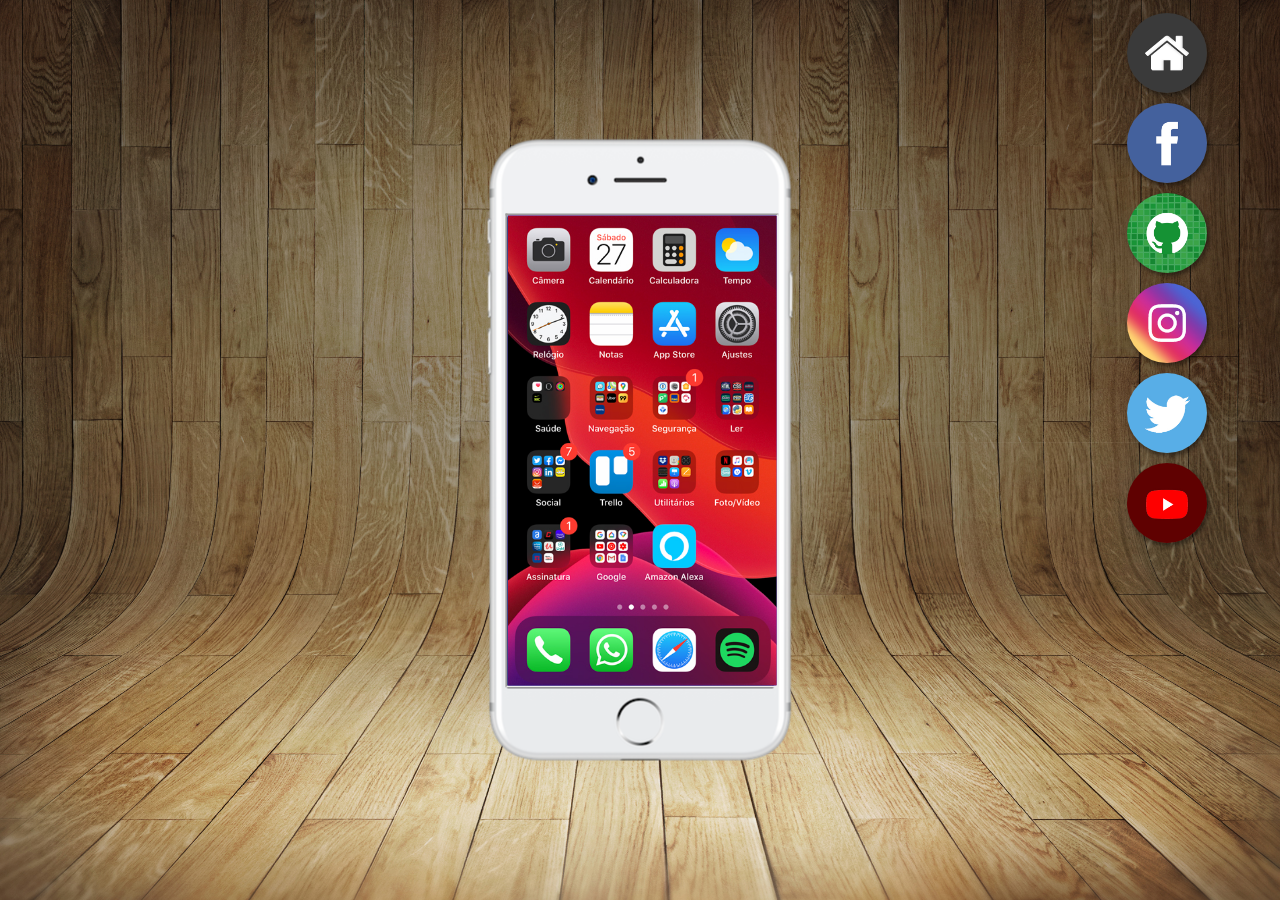
<file: index.html>
<!DOCTYPE html>
<html lang="pt-br">
<head>
    <meta charset="UTF-8">
    <meta name="viewport" content="width=device-width, initial-scale=1.0">
    <title>Redes Sociais</title>
    <link rel="shortcut icon" href="../favicon.ico" type="image/x-icon">
    <link rel="stylesheet" href="Styles/estilo1.css">
</head>
<body>
    <main>
        <section id="celular">
            <iframe src="home.html" frameborder="1" width="269px" height="469.9px" name="frame"></iframe>
        </section>
        <div>
            <ul id="botões" style="list-style: none;">
                <li><a href="home.html" target="frame"><img src="imagens/logo-home.jpg" alt="" srcset="" style="width: 80px; height: 80px;" class="botão"></a></li>
                <li><a href="face.html" target="frame"><img src="imagens/logo-facebook.jpg" alt="" srcset="" style="width: 80px; height: 80px;" class="botão"></a></li>
                <li><a href="git.html" target="frame"><img src="imagens/logo-github.jpg" alt="" srcset="" style="width: 80px; height: 80px;" class="botão"></a></li>
                <li><a href="Insta.html" target="frame"><img src="imagens/logo-instagram.jpg" alt="" srcset="" style="width: 80px; height: 80px;" class="botão"></a></li>
                <li><a href="tt.html" target="frame"><img src="imagens/logo-twitter.jpg" alt="" srcset="" style="width: 80px; height: 80px;" class="botão"></a></li>
                <li><a href="Yt.html" target="frame"><img src="imagens/logo-youtube.jpg" alt="" srcset="" style="width: 80px; height: 80px;" class="botão"></a></li>
            </ul>
        </div>
    </main>
</body>
</html>
</file>
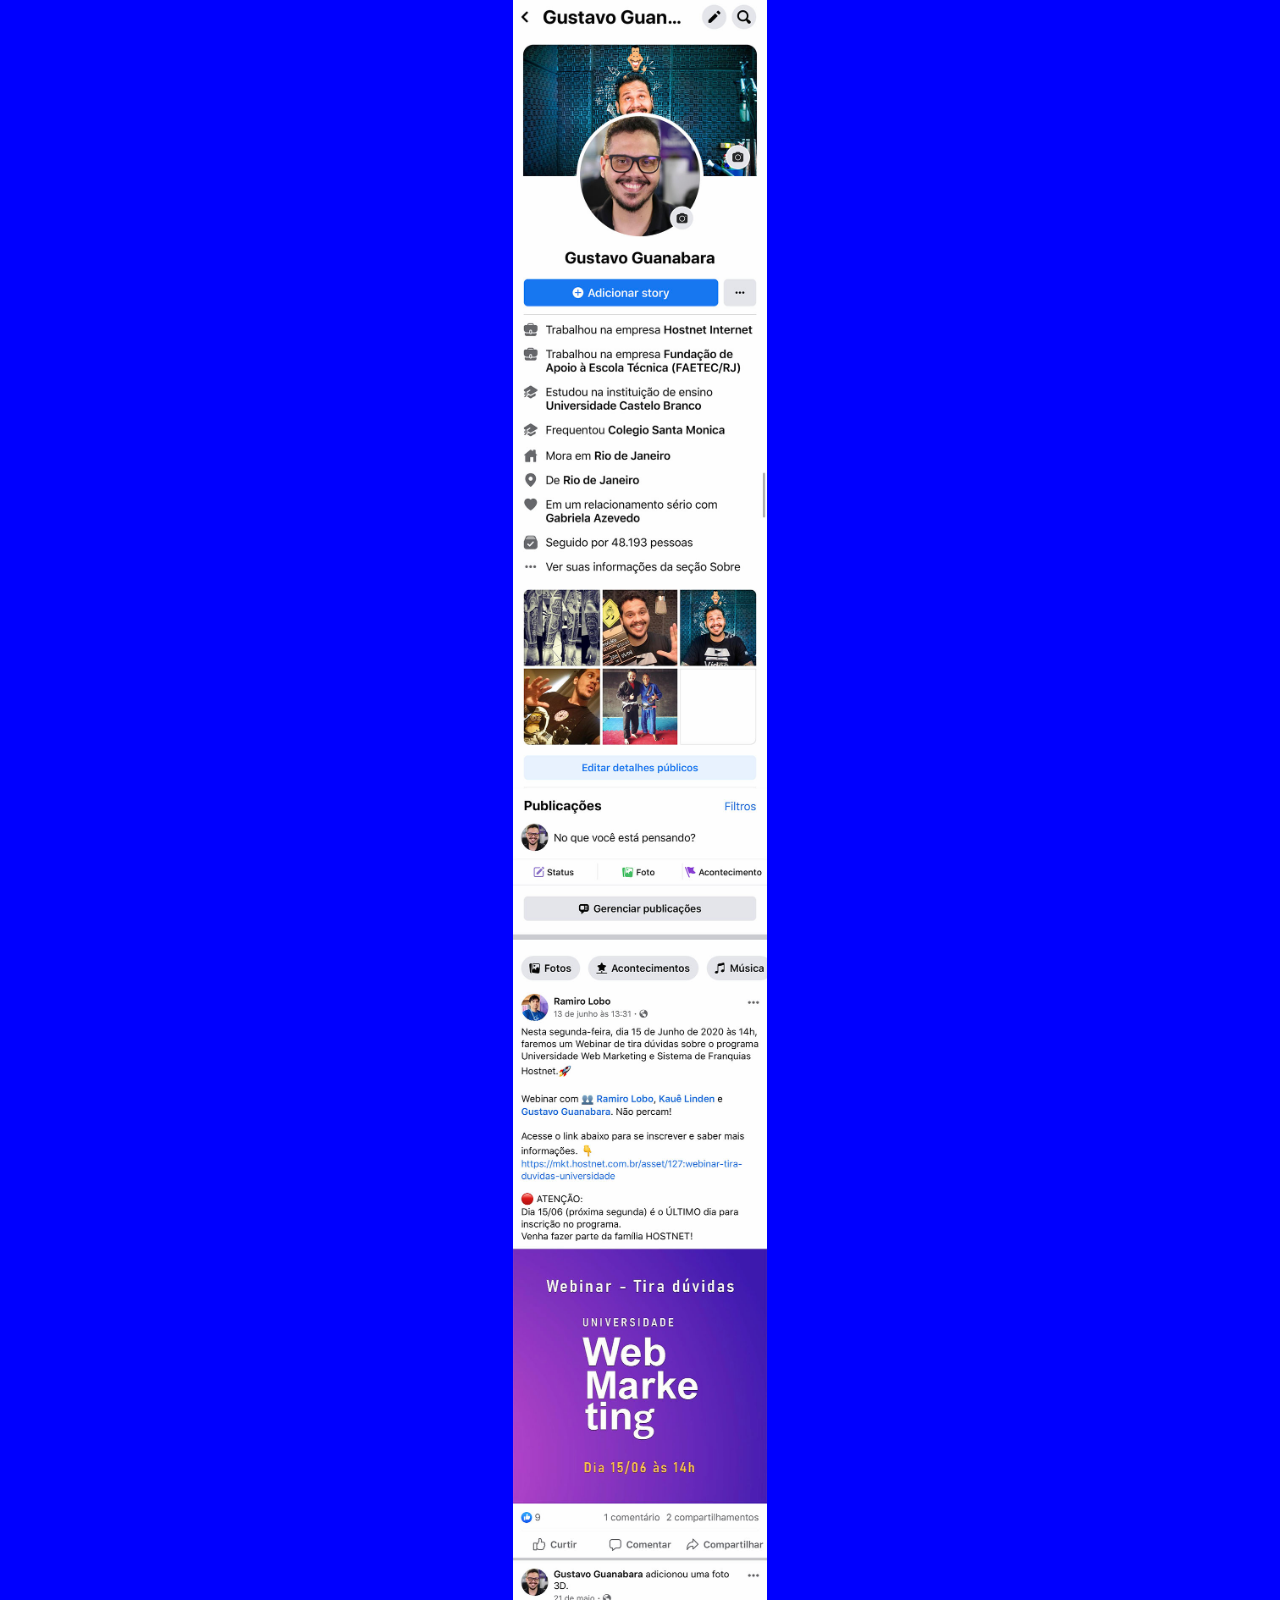
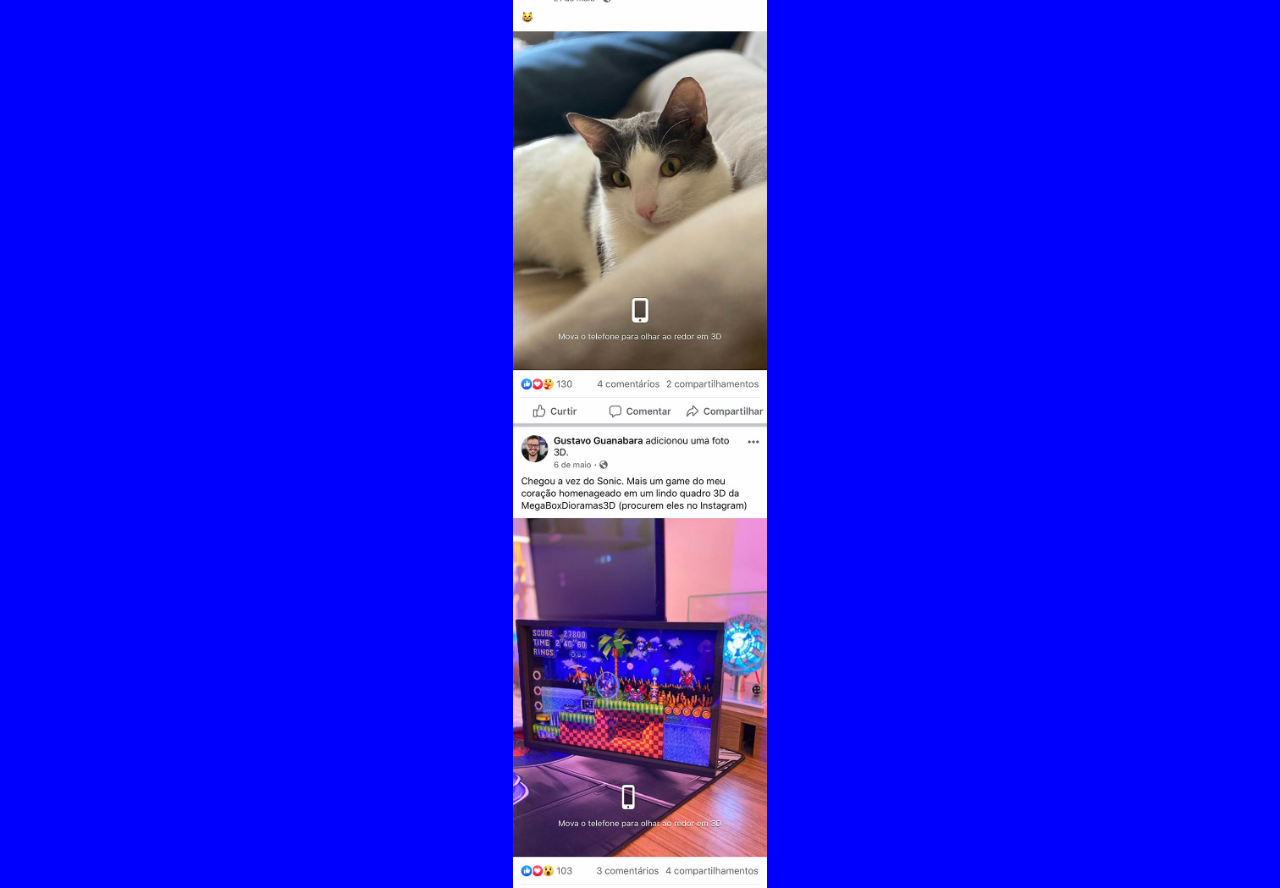
<file: face.html>
<!DOCTYPE html>
<html lang="pt-br">
<head>
    <meta charset="UTF-8">
    <meta name="viewport" content="width=device-width, initial-scale=1.0">
    <title>Home</title>
    <link rel="stylesheet" href="Styles/stylefacebook.css">
</head>
<body>
    <div></div>
</body>
</html>
</file>
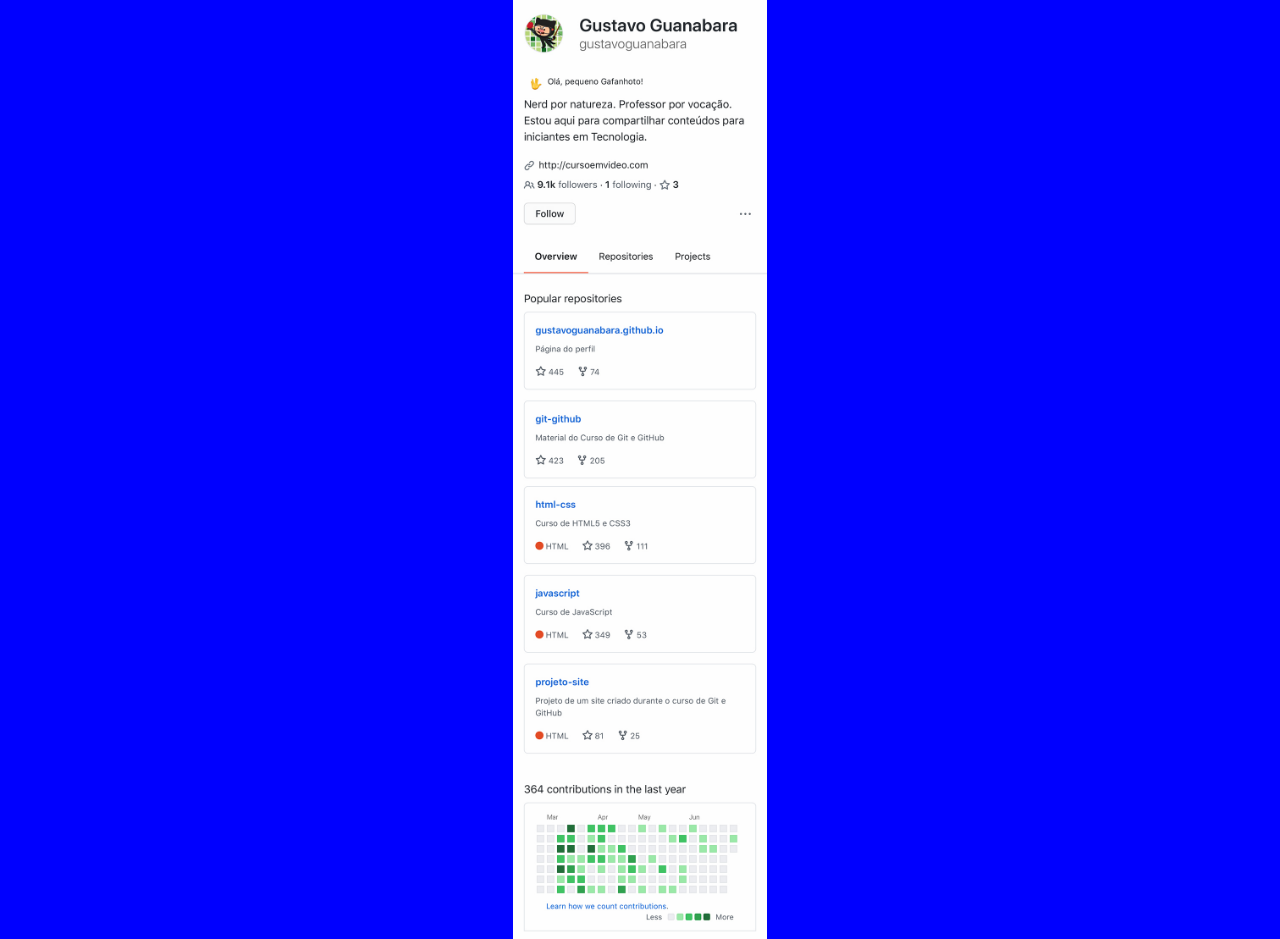
<file: git.html>
<!DOCTYPE html>
<html lang="pt-br">
<head>
    <meta charset="UTF-8">
    <meta name="viewport" content="width=device-width, initial-scale=1.0">
    <title>Home</title>
    <link rel="stylesheet" href="Styles/stylegithub.css">
</head>
<body>
    <div></div>
</body>
</html>
</file>
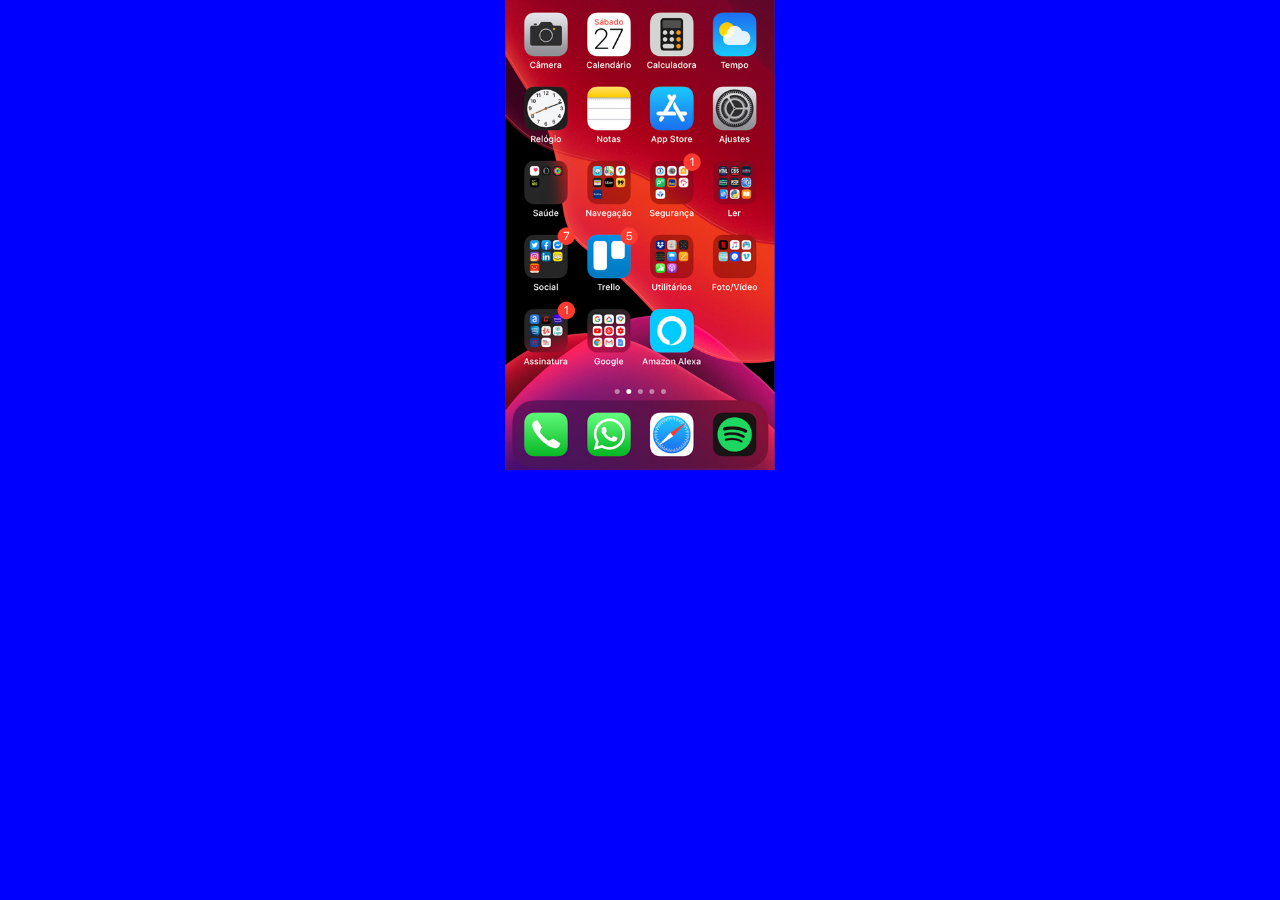
<file: home.html>
<!DOCTYPE html>
<html lang="pt-br">
<head>
    <meta charset="UTF-8">
    <meta name="viewport" content="width=device-width, initial-scale=1.0">
    <title>Home</title>
    <link rel="stylesheet" href="Styles/stylehome.css">
</head>
<body>
    <div></div>
</body>
</html>
</file>
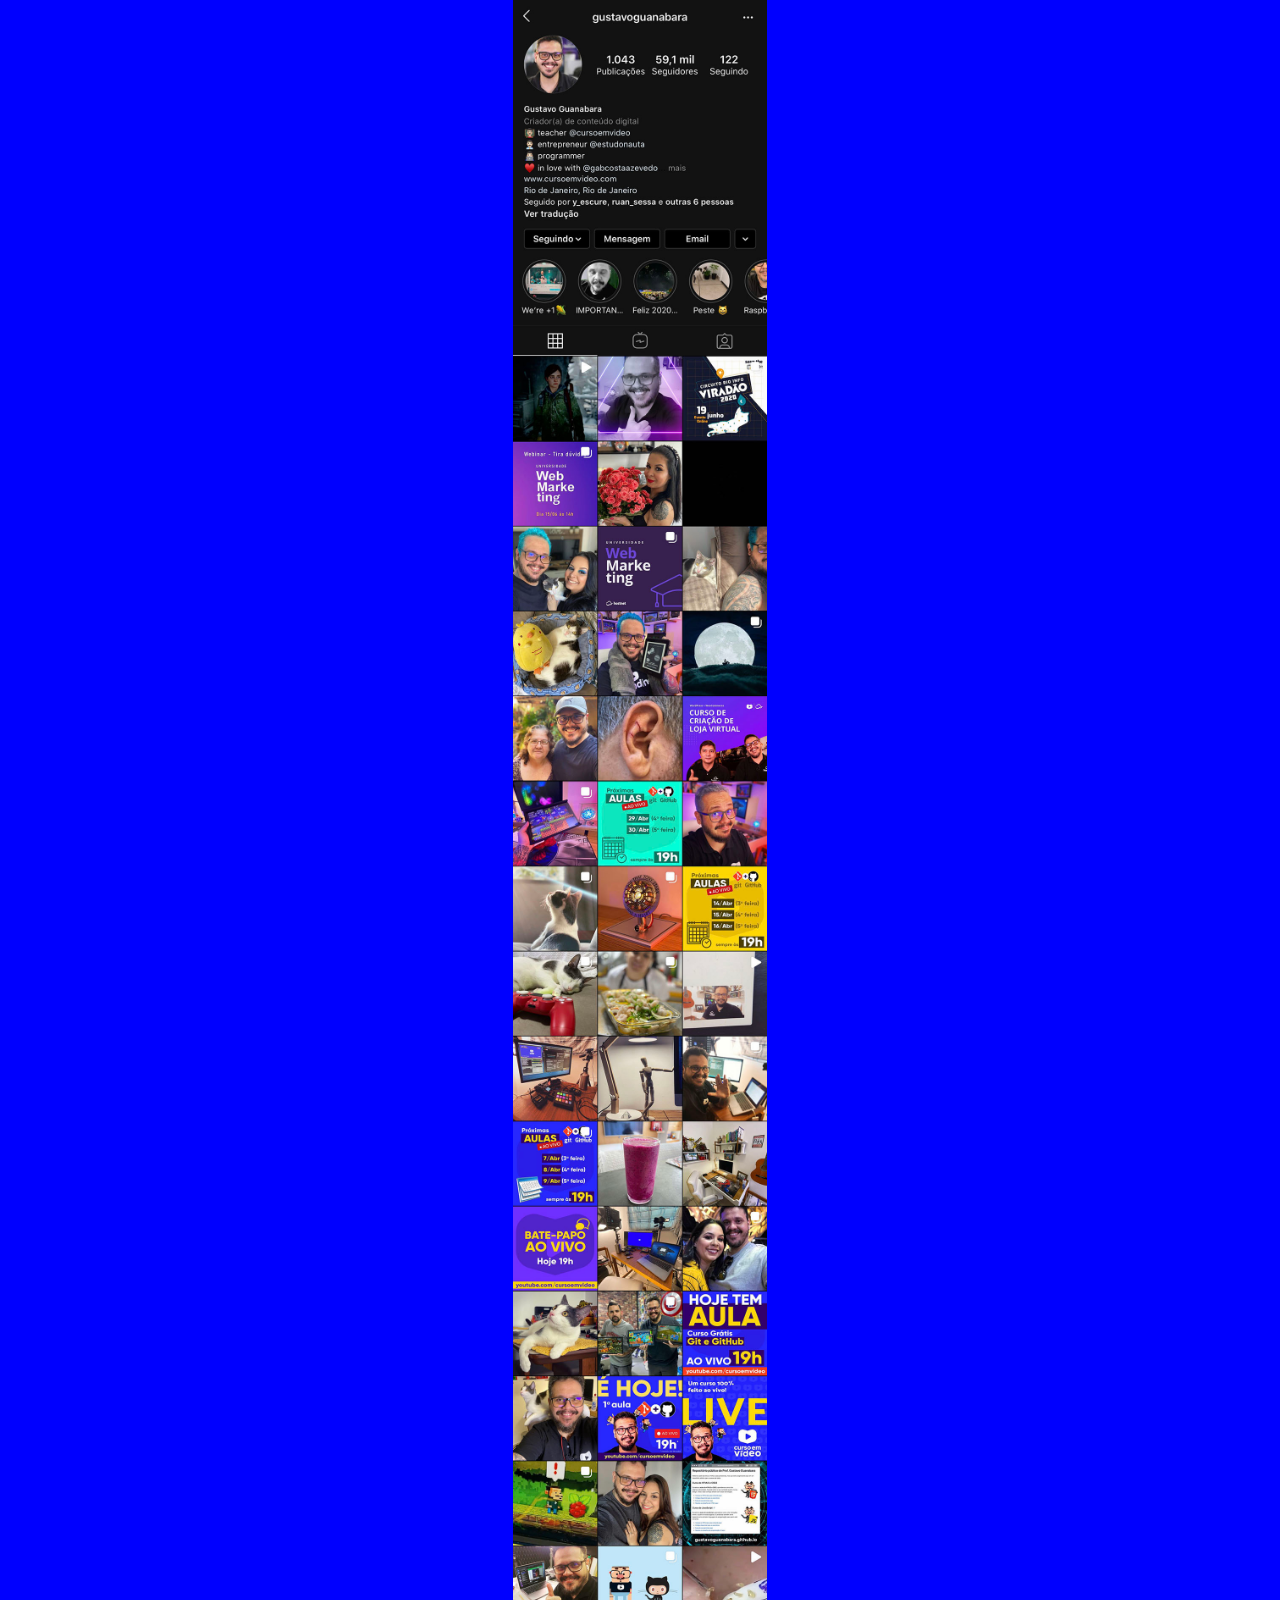
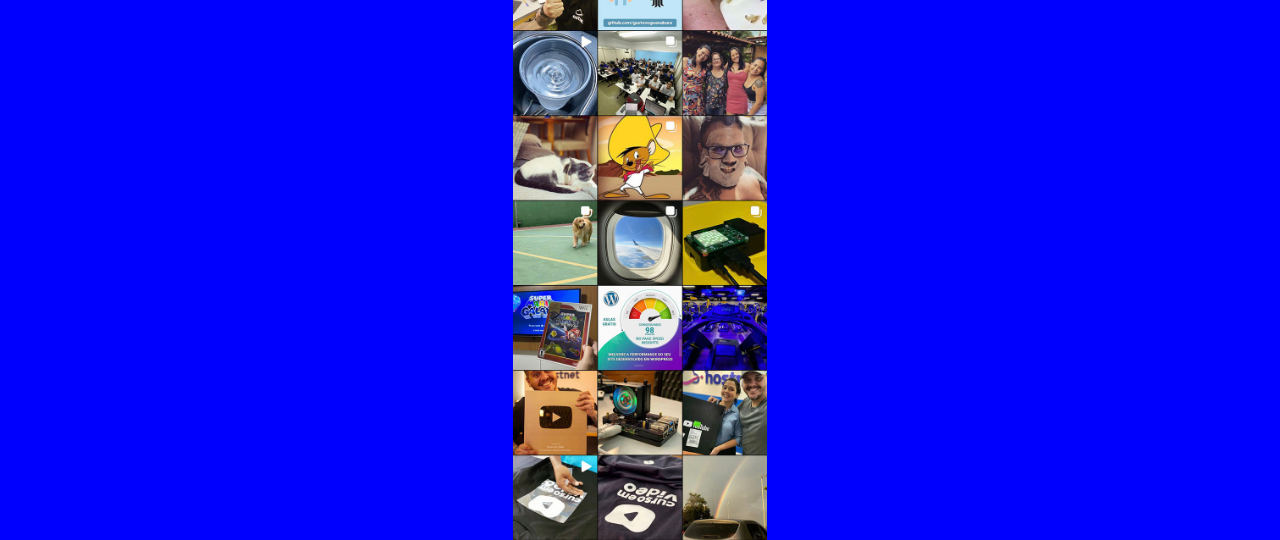
<file: Insta.html>
<!DOCTYPE html>
<html lang="pt-br">
<head>
    <meta charset="UTF-8">
    <meta name="viewport" content="width=device-width, initial-scale=1.0">
    <title>Home</title>
    <link rel="stylesheet" href="Styles/styleinstagram.css">
</head>
<body>
    <div></div>
</body>
</html>
</file>
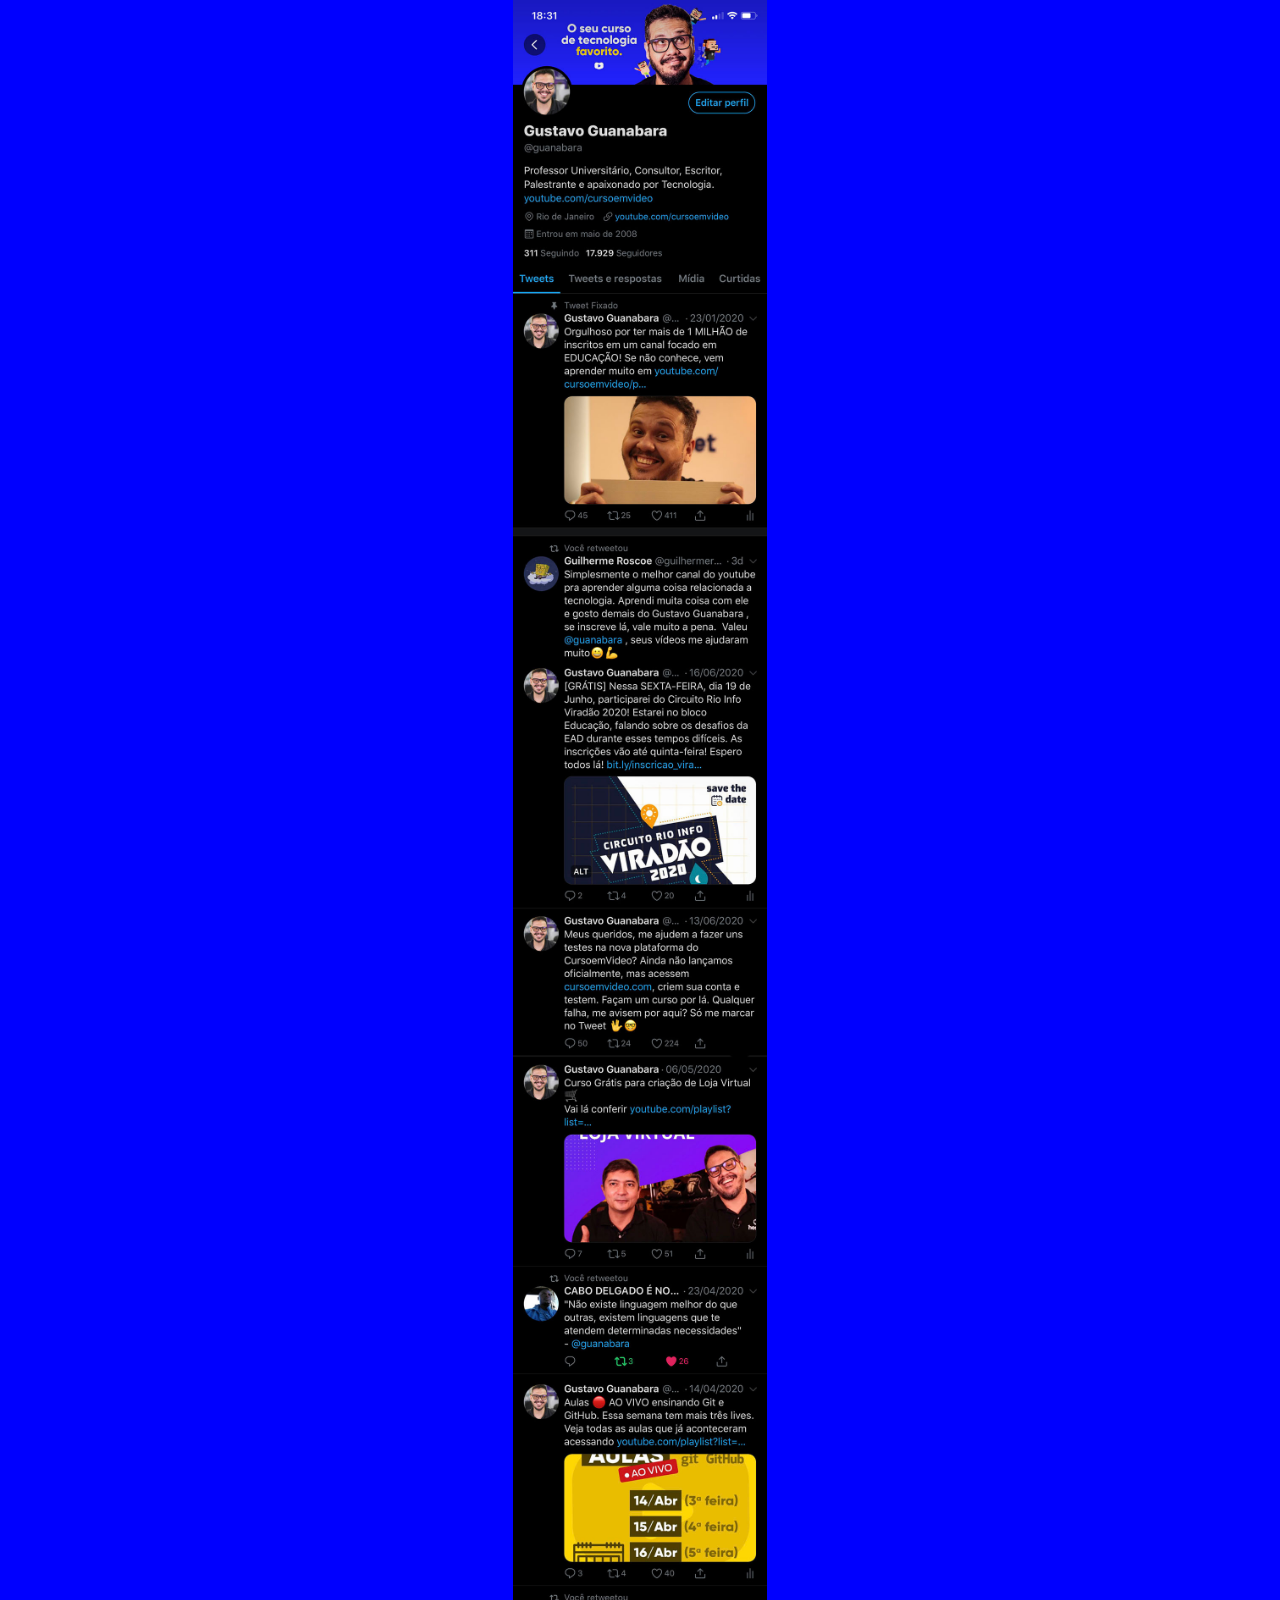
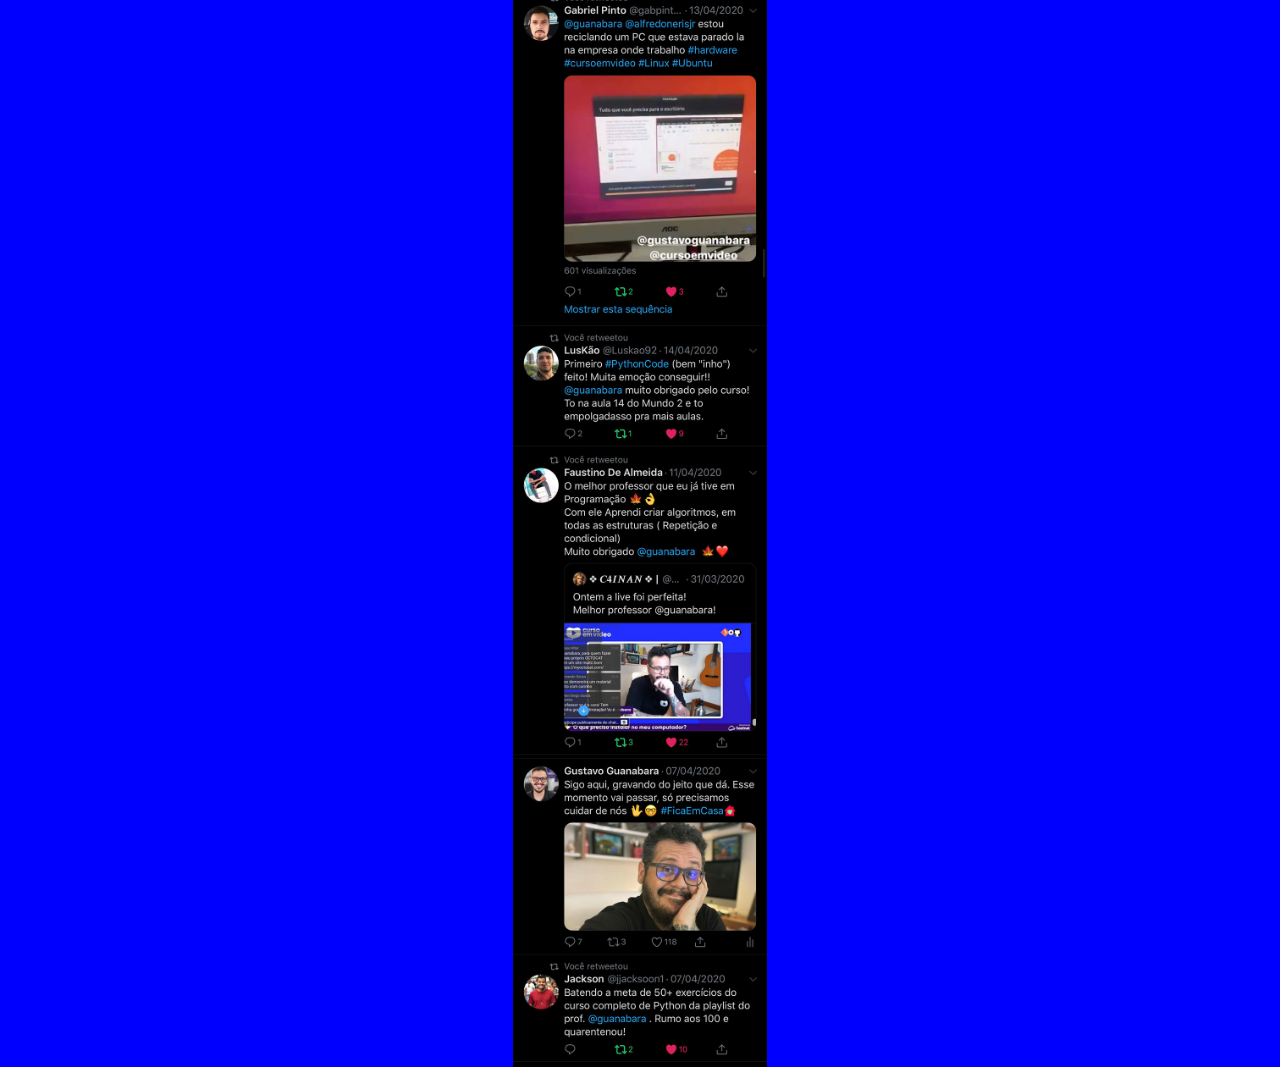
<file: tt.html>
<!DOCTYPE html>
<html lang="pt-br">
<head>
    <meta charset="UTF-8">
    <meta name="viewport" content="width=device-width, initial-scale=1.0">
    <title>Home</title>
    <link rel="stylesheet" href="Styles/styletwitter.css">
</head>
<body>
    <div></div>
</body>
</html>
</file>
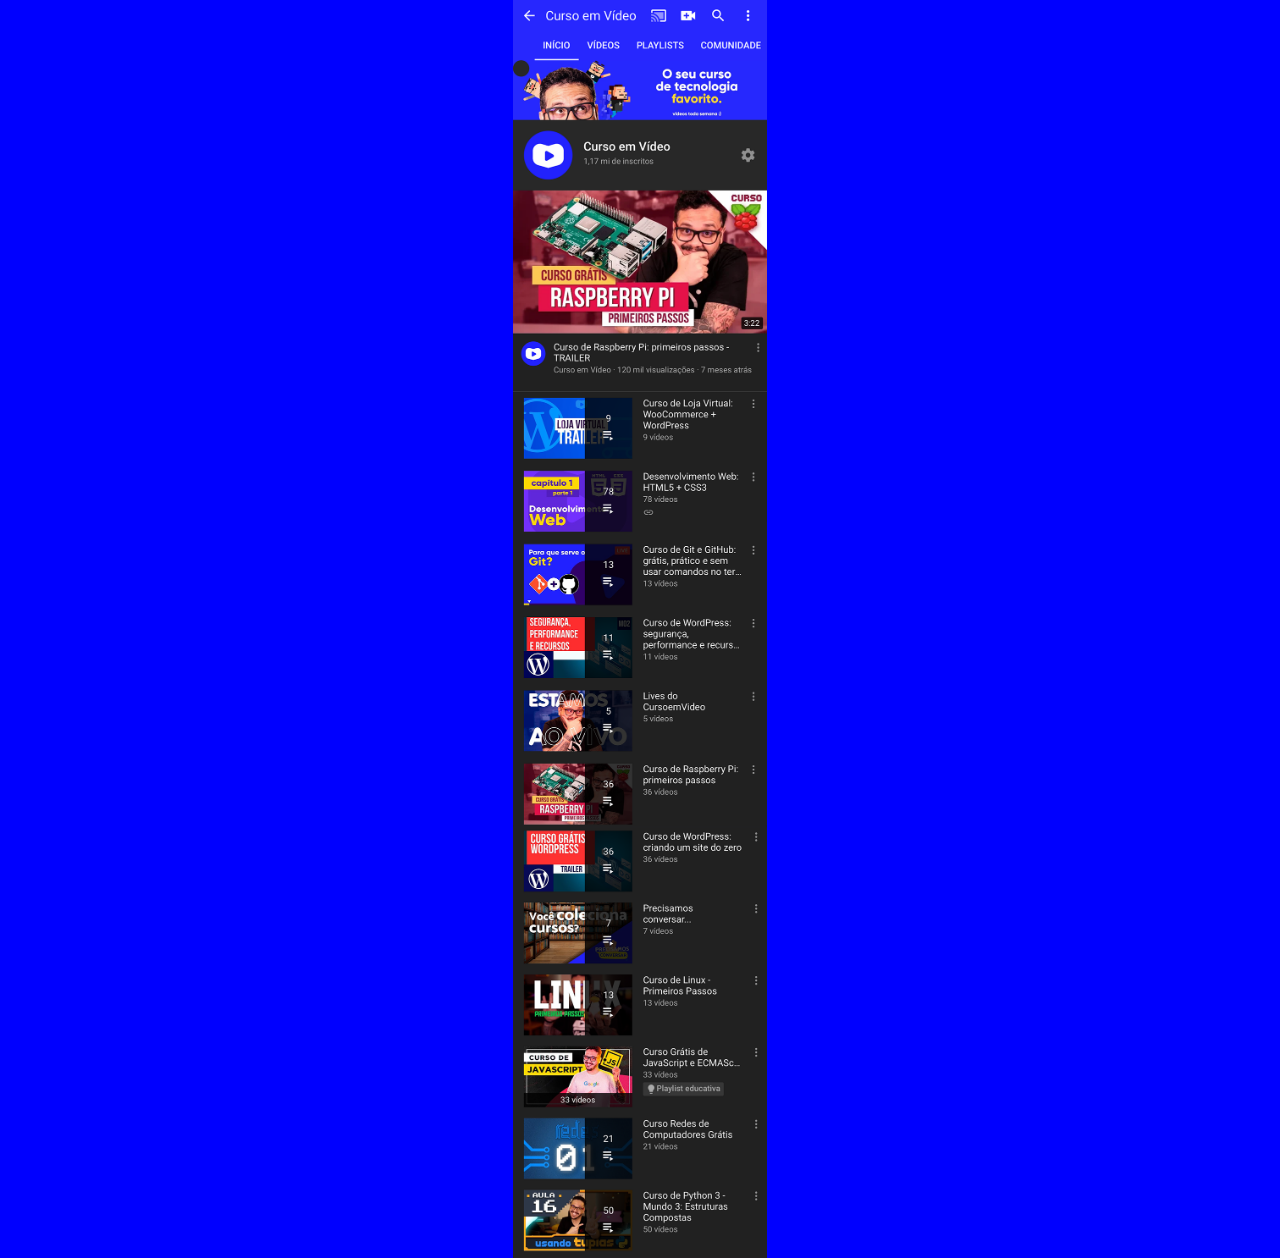
<file: Yt.html>
<!DOCTYPE html>
<html lang="pt-br">
<head>
    <meta charset="UTF-8">
    <meta name="viewport" content="width=device-width, initial-scale=1.0">
    <title>Home</title>
    <link rel="stylesheet" href="Styles/styleyoutube.css">
</head>
<body>
    <div></div>
</body>
</html>
</file>
<file: Styles/estilo1.css>
@charset "UTF-8";

*{
    margin: 0;
    padding: 0;
}
body{
    background: url('../imagens/fundo-madeira.jpg');
    background-repeat: no-repeat;
    background-size: cover;
    background-position: top center;
    background-attachment: fixed;
    height: 100vh;
    width: 100vw;
}

main{
    position: relative;
    height: 100vh;
}

section#celular{
    position: absolute;
    top: 50%;
    left: 50%;
    height: 627px;
    width: 311px;
    transform: translate(-50%, -50%);
    background: url('../imagens/frame-iphone.png') no-repeat center;
}

iframe{
    position: relative;
    left: 6.9%;
    overflow-y: hidden;
    top: 12.3%;
}
ul#botões{
    width: 80px;
    height: 80px;
    padding: 10px;
    position: relative;
    left: 87vw;
}
.botão{
    border-radius: 50px 50px;
    box-shadow: 2px 3px 5px rgba(0, 0, 0, 0.466);
    margin: 3px;
    box-sizing: border-box;
}

.botão:hover{
    border: 2px solid rgba(255, 255, 255, 0.644);
    transform: translate(-3px, -3px);
    transition: border .2s;
    box-shadow: 4px 6px 10px rgba(0, 0, 0, 0.466);    

    animation: balanco1 .8s linear infinite;
}
    @keyframes balanco1 {
        
    50% {
        transform: rotate(5deg);
    }
}
</file>
<file: Styles/stylefacebook.css>
@charset "UTF-8";

body{
    padding: 0;
    margin: 0;
}
body{
    background: blue;
}
div{
    background-color: rebeccapurple;
    background-image: url('../imagens/tela-facebook.jpg');
    background-size: contain;
    background-repeat: no-repeat;
    position: relative;
    height: 2488px;
    width: 254px;
    top: 50%;
    left: 50%;
    transform: translate(-50%, 0);
    overflow: hidden;
}
</file>
<file: Styles/stylegithub.css>
@charset "UTF-8";

body{
    padding: 0;
    margin: 0;
}
body{
    background: blue;
}
div{
    background-color: rebeccapurple;
    background-image: url('../imagens/tela-github.jpg');
    background-size: contain;
    background-repeat: no-repeat;
    position: relative;
    height: 939px;
    width: 254px;
    top: 50%;
    left: 50%;
    transform: translate(-50%, 0);
    overflow: hidden;
}
</file>
<file: Styles/stylehome.css>
@charset "UTF-8";

*{
    padding: 0;
    margin: 0;
}
body{
    background: blue;
}
div{
    background-color: rebeccapurple;
    background-image: url('../imagens/tela-home.jpg');
    background-size: cover;
    background-repeat: no-repeat;
    position: relative;
    height: 469.9px;
    width: 269px;
    top: 50%;
    left: 50%;
    transform: translate(-50%, 0);
    overflow: hidden;
}
</file>
<file: Styles/styleinstagram.css>
@charset "UTF-8";

body{
    padding: 0;
    margin: 0;
}
body{
    background: blue;
}
div{
    background-color: rebeccapurple;
    background-image: url('../imagens/tela-instagram.jpg');
    background-size: contain;
    position: relative;
    background-repeat: no-repeat;
    height: 2140px;
    width: 254px;
    top: 50%;
    left: 50%;
    transform: translate(-50%, 0);
    overflow: hidden;
}
</file>
<file: Styles/styletwitter.css>
@charset "UTF-8";

body{
    padding: 0;
    margin: 0;
}
body{
    background: blue;
}
div{
    background-color: rebeccapurple;
    background-image: url('../imagens/tela-twitter.jpg');
    background-size: contain;
    background-repeat: no-repeat;
    position: relative;
    height: 2667px;
    width: 254px;
    top: 50%;
    left: 50%;
    transform: translate(-50%, 0);
    overflow: hidden;
}
</file>
<file: Styles/styleyoutube.css>
@charset "UTF-8";

body{
    padding: 0;
    margin: 0;
}
body{
    background: blue;
}
div{
    background-color: rebeccapurple;
    background-image: url('../imagens/tela-youtube.png');
    background-size: contain;
    background-repeat: no-repeat;
    position: relative;
    height: 1258px;
    width: 254px;
    top: 50%;
    left: 50%;
    transform: translate(-50%, 0);
    overflow: hidden;
}
</file>
